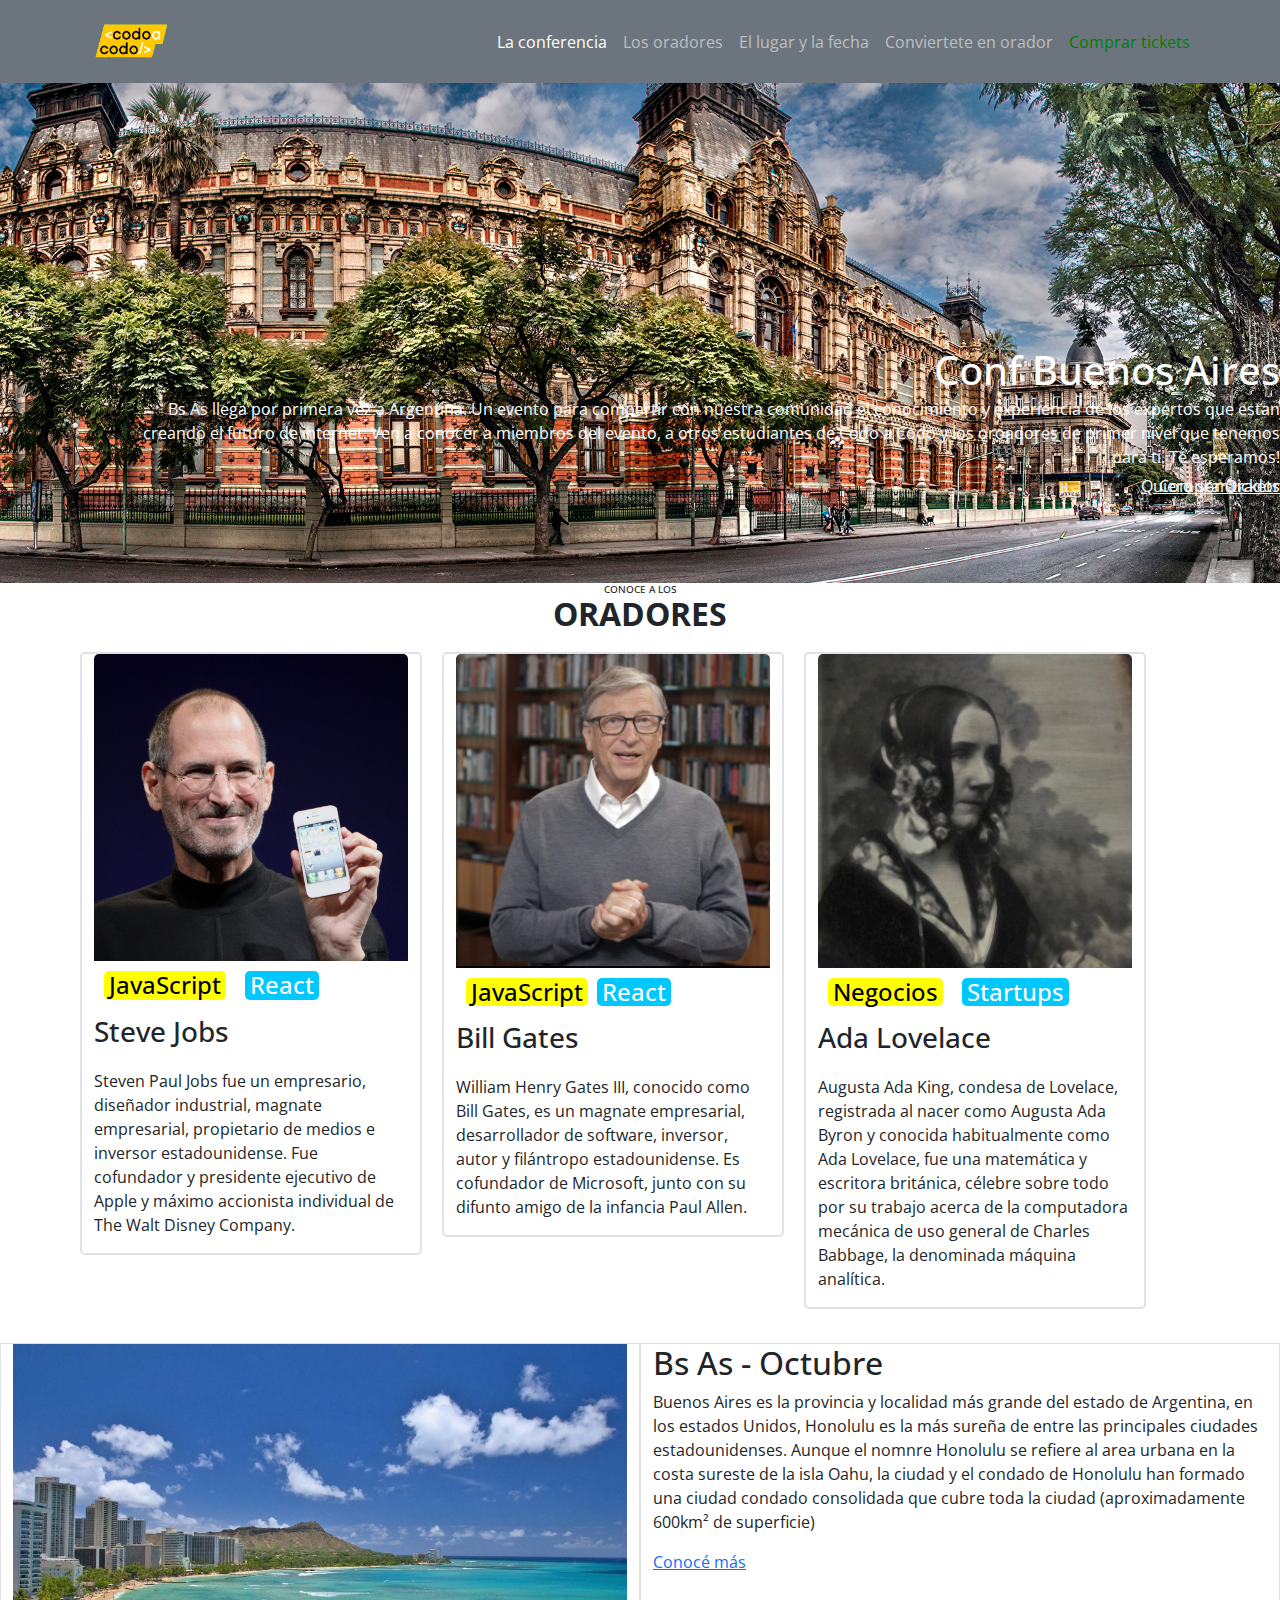
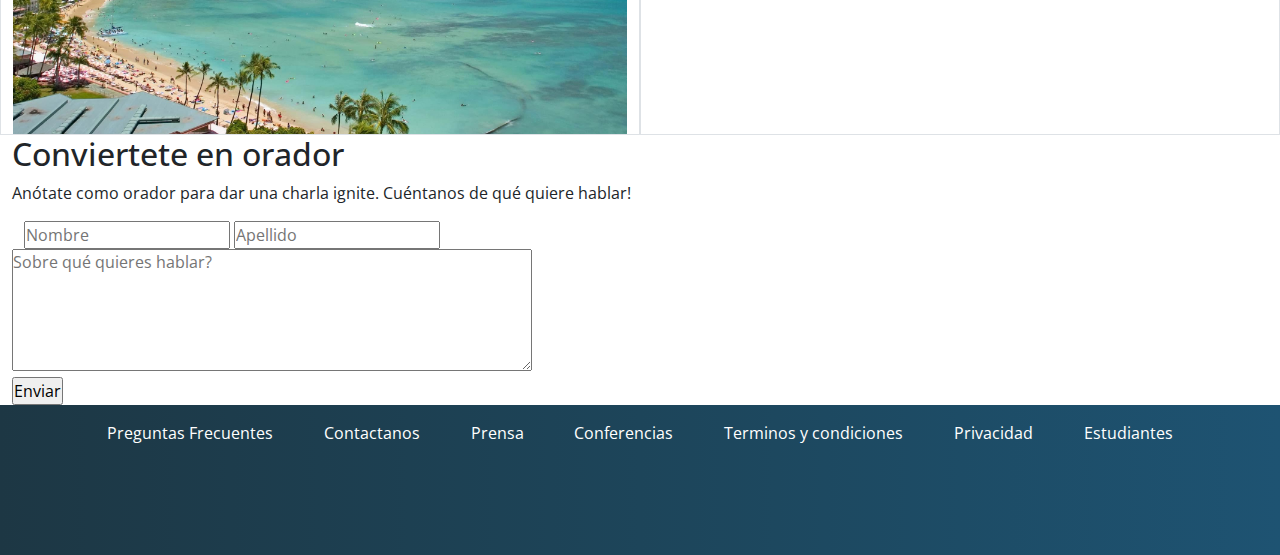
<file: index.html>
<!DOCTYPE html>
<html lang="es">
    <head>
        <meta charset="UTF-8">
        <meta name="viewport" content="width=device-width, initial-scale=1.0">
        <title>Proyecto integrador Front | Diego Barral</title>
        <link rel="shortcut icon" href="./favicon.ico" type="image/x-icon">
        <link rel="stylesheet" href="./css/bootstrap.min.css">
        <link rel="stylesheet" href="./css/estilos.css">
        <style>
            .definicion{
                object-fit: cover;
            }
            .navbar-dark .navbar-nav .nav-link.colorVerde{
                color:green;
            }
        </style>
    </head>
    <body>
        <header>
            <nav class="navbar navbar-expand-lg navbar-dark bg-secondary grisOscuro">
                <div class="container">
                  <a class="navbar-brand" href="#">
                    <img src="./assets/img/codoacodo.png" alt="logo de codo a codo 4.0" width="100px" loading="lazy">
                  </a>
                  <button class="navbar-toggler" type="button" data-bs-toggle="collapse" data-bs-target="#navbarSupportedContent" aria-controls="navbarSupportedContent" aria-expanded="false" aria-label="Toggle navigation">
                    <span class="navbar-toggler-icon"></span>
                  </button>
                  <div class="collapse navbar-collapse" id="navbarSupportedContent">
                    <ul class="navbar-nav me-auto mb-2 mb-lg-0 w-100 justify-content-end">
                      <li class="nav-item">
                        <a class="nav-link active" aria-current="page" href="./pages/404.html">La conferencia</a>
                      </li>
                      <li class="nav-item">
                        <a class="nav-link" href="./pages/404.html">Los oradores</a>
                      </li>
                      <li class="nav-item">
                        <a class="nav-link" href="./pages/404.html">El lugar y la fecha</a>
                      </li>
                      <li class="nav-item">
                        <a class="nav-link" href="./pages/404.html">Conviertete en orador</a>
                      </li>
                      <li class="nav-item">
                        <a class="nav-link colorVerde" href="./pages/404.html">Comprar tickets</a>
                      </li>
                    </ul>
                  </div>
                </div>
              </nav>
            <section class="contenedorImagen">
                <img src="./assets/img/ba1.jpg" alt="imagen del palacio de aguas argentinas" class="imagenContenedor" loading="lazy">
                <h1 class="texto1">Conf Buenos Aires</h1>
                <p class="texto2">Bs As llega por primera vez a Argentina. Un evento para compartir con nuestra comunidad el conocimiento y experiencia de los expertos que estan creando el futuro de internet. Ven a conocer a miembros del evento, a otros estudiantes de Codo a Codo y los oroadores de primer nivel que tenemos para ti. Te esperamos!</p>
                <a class="texto3" href="./pages/404.html">Quiero ser Orador</a>
                <a class="texto3" href="./pages/404.html">Comprar tickets</a>
            </section>
        </header>
        
        <main class="container-fluid">
          <section class="container mb-4" id="oradores">
            <h2 class="text-center">
                <div class="divH2Punto1">CONOCE A LOS</div>
                <div class="divH2Punto2">ORADORES</div>
           </h2>
           <div class="row">
                <div class="tarj cuerpo border border-2 col-11 col-sm-8 col-md-7 col-lg-3">
                    <img src="./assets/img/Steve_Jobs.jpg" alt="Steve Jobs" class="w-100 h-50 definicion" loading="lazy">
                    <h4 class="cuerpo h4 colorAmarillo">JavaScript</h4>
                    <h4 class="cuerpo h4 colorCeleste">React</h4>
                    <h3 class="tituloNombre">Steve Jobs</h3>
                    <p>Steven Paul Jobs ​​​​fue un empresario, diseñador industrial, magnate empresarial, propietario de medios e inversor estadounidense. Fue cofundador y presidente ejecutivo de Apple​ y máximo accionista individual de The Walt Disney Company.</p>
                </div>
               <div class="tarj cuerpo border border-2 col-11 col-sm-8 col-md-7 col-lg-3">
                    <img src="./assets/img/bill.jpg" alt="Bill Gates" class="w-100 h-50 definicion" loading="lazy">
                    <h4 class="cuerpo h4 colorAmarillo">JavaScript</h4>
                    <h4 class="colorCeleste">React</h4>
                    <h3 class="tituloNombre">Bill Gates</h3>
                    <p>William Henry Gates III, conocido como Bill Gates, es un magnate empresarial, desarrollador de software, inversor, autor y filántropo estadounidense. Es cofundador de Microsoft, junto con su difunto amigo de la infancia Paul Allen.</p>
               </div>
               <div class="tarj cuerpo border border-2 col-11 col-sm-8 col-md-7 col-lg-3">
                    <img src="./assets/img/ada.jpeg"alt="Ada Lovelace" class="w-100 h-50 definicion" loading="lazy">
                    <h4 class="cuerpo h4 colorAmarillo">Negocios</h4>
                    <h4 class="cuerpo h4 colorCeleste">Startups</h4>
                    <h3 class="tituloNombre">Ada Lovelace</h3>
                    <p>Augusta Ada King, condesa de Lovelace, registrada al nacer como Augusta Ada Byron y conocida habitualmente como Ada Lovelace, fue una matemática y escritora británica, célebre sobre todo por su trabajo acerca de la computadora mecánica de uso general de Charles Babbage, la denominada máquina analítica.</p>
               </div>
           </div>
          </section>
          <section>
            <div class="row">        
               <div class=" border col-15 col-sm-12 col-md-9 col-lg-6">
                 <img src="./assets/img/honolulu.jpg" alt="Honolulu" class="w-100 h-100 definicion" loading="lazy">
               </div>
               <div class=" border col-15 col-sm-12 col-md-9 col-lg-6">
                 <h2>Bs As - Octubre</h2>
                 <p>Buenos Aires es la provincia y localidad más grande del estado de Argentina, en los estados Unidos, Honolulu es la más sureña de entre las principales ciudades estadounidenses. Aunque el nomnre Honolulu se refiere al area urbana en la costa sureste de la isla Oahu, la ciudad y el condado de Honolulu han formado una ciudad condado consolidada que cubre toda la ciudad (aproximadamente 600km² de superficie)</p>
                 <a href="./pages/404.html">Conocé más</a>
                </div>
              </div>
          </section>
          <section id="formularioOrador">
            <h2>Conviertete en orador</h2>
            <p>Anótate como orador para dar una charla ignite. Cuéntanos de qué quiere hablar!</p>
            <div>
               <form action="./pages/404.html" method="get">
                <div class="container-fluid ">
                    <input type="text" id="name" name="name" placeholder="Nombre" required>
                    <input type="text" id="apellido" name="apellido" placeholder="Apellido" required>
                </div>
                <div>
                    <textarea name="comentario" id="comentario" cols="55" rows="5" placeholder="Sobre qué quieres hablar?" required></textarea>
                </div>
                <div>
                    <input type="submit" value="Enviar">
                </div>        
              </form>
            </div>
          </section>   
        </main>      
        <footer class="footer">
              <div class="container">
               <ul class="navbar-nav me-auto mb-2 mb-lg-0 w-100 justify-content-end flex-row justify-content-around">
                <li class="nav-item"> <a class="nav-link active" href="./pages/404.html"></a>Preguntas Frecuentes</li>
                <li class="nav-item"> <a class="nav-link active" href="./pages/404.html"></a>Contactanos</li>
                <li class="nav-item"> <a class="nav-link active" href="./pages/404.html"></a>Prensa</li>
                <li class="nav-item"> <a class="nav-link active" href="./pages/404.html"></a>Conferencias</li>
                <li class="nav-item"> <a class="nav-link active" href="./pages/404.html"></a>Terminos y condiciones</li>
                <li class="nav-item"> <a class="nav-link active" href="./pages/404.html"></a>Privacidad</li>
                <li class="nav-item"> <a class="nav-link active" href="./pages/404.html"></a>Estudiantes</li>
               </ul> 
              </div>
        </footer>
      <script src="./js/bootstrap.bundle.min.js"></script>  
    </body>
</html>
</file>
<file: css/estilos.css>
@import url('https://fonts.googleapis.com/css2?family=Open+Sans&family=Roboto:wght@100;300;400;700;900&display=swap');

*{
    margin: 0;
    padding: 0;
    box-sizing: border-box;
}

body{
    font-family: 'Open Sans', sans-serif;
}
.oradores{
    height: 100vh;
    width: 80%;
    margin:0 auto;
    text-align: center;
}
.oradores h2{
    padding-top: 20px;
}
.tarj{
    background-color:white;
    border:1px solid rgb(182, 182, 182);
    border-radius:5px;
    width: 30%;
    height: 80%;
    display: inline-block;
    margin-right: 10px;
    margin-top:10px;
    text-align: left;
}
.tarj img{
    width:100%;
    height:60%;
    object-fit: contain;
    object-fit: cover;
    border-radius: 5px 5px 0px 0px;
}
.cuerpo{
    margin:10px;
}
.cuerpo h4{
    display:inline-block;
    border-radius:5px;
    margin-right: 5px;
    padding:0 5px;
}
.tituloNombre{
    margin-top:5px;
    margin-bottom:20px;
}
.colorCeleste{
    background-color: rgb(0, 200, 255);
    color:white;
}
.colorAmarillo{
    background-color: rgb(255, 255, 0);
    color:black;
}
.colorGris{
    background-color: rgb(106, 106, 106);
    color:white;
}
.colorRojo{
    background-color: rgb(171, 2, 2);
    color:white;
}
.divH2Punto1 {
    font-size: x-small;
}
.divH2Punto2 {
    font-size: xx-large;
    font-weight: bold;
}
.caja{
    position: relative;
    width: 200vh;
    height: 50vh;
    overflow: hidden;
    margin: 0;
    padding: 0;
    box-sizing: border-box;
}
.texto1{
    display: flex;
    position: absolute;
    width:100%;
    height:100%;
    color: white;
    flex-wrap: wrap;
    justify-content: right; 
    text-align: right;
    margin: auto;
    margin-bottom: 40%;
    padding-top: 20%;
    top: 10%;
}
.texto2{
    display: flex;
    position:absolute;
    color:white;
    text-align:right;
    padding-top: 24%;
    top: 10%;
    left: 10%;
}
.texto3{
    display: flex;
    position: absolute;
    justify-content: right;
    color: white;
    width:100%;
    height:100%;
    padding-top: 30%;
    text-align:right;
    top: 10%;
}
.contenedorImagen{
    padding-left: 0;
    padding-right: 0;
    width:100%;
    height:500px;
}
.imagenContenedor{
    object-fit: cover;
    width:100%;
    height:100%;
}
.footer{
    height:150px;
    background-image: linear-gradient(to right, #1d3744, #1d3e4f, #1d455a, #1d4c66, #1e5372);
    display: row; 
    justify-content:space-between;
    color: white;  
}
</file>
